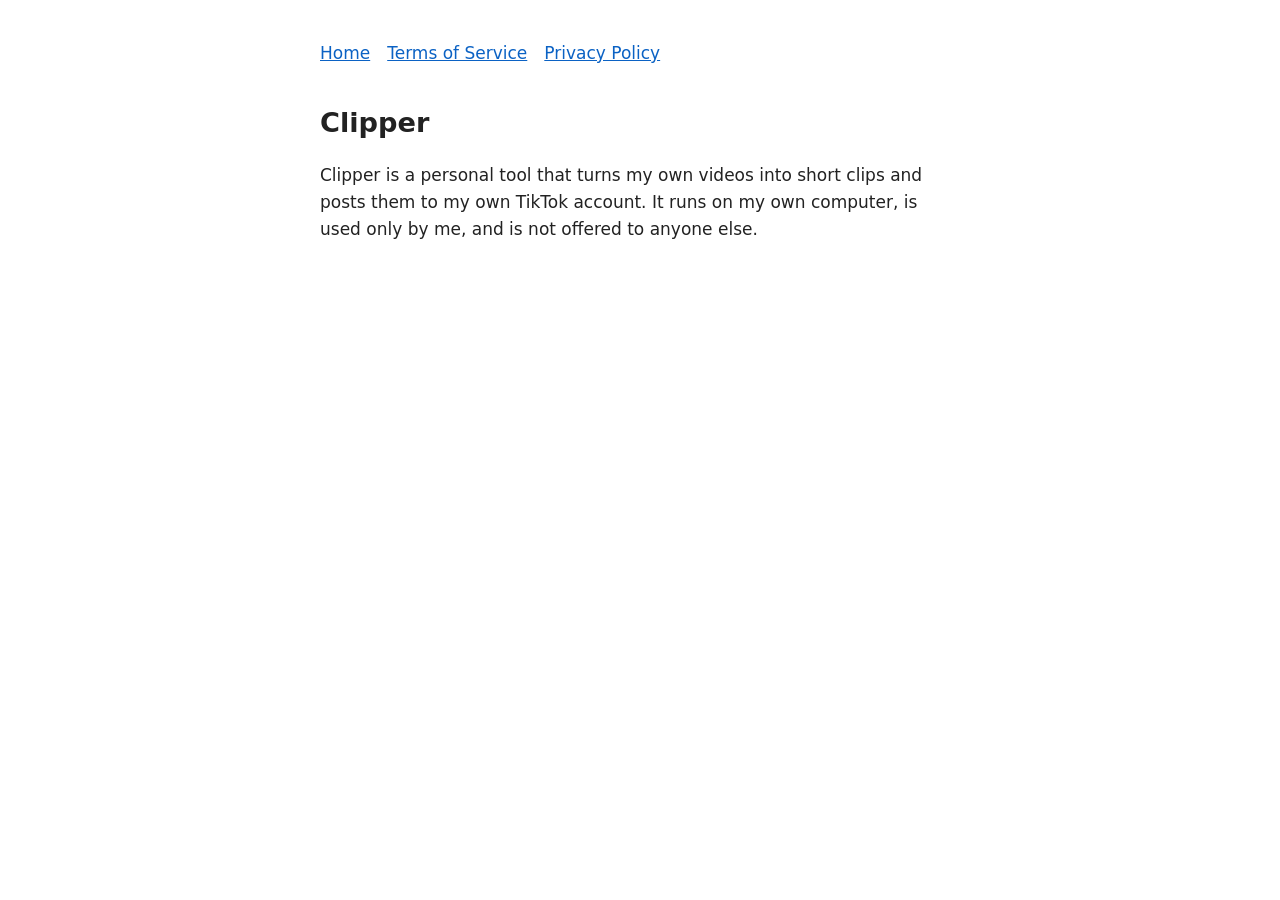
<file: index.html>
<!doctype html>
<html lang="en">
<head>
<meta charset="utf-8">
<meta name="viewport" content="width=device-width, initial-scale=1">
<title>Clipper</title>
<link rel="stylesheet" href="style.css">
</head>
<body>
<nav><a href="index.html">Home</a><a href="terms.html">Terms of Service</a><a href="privacy.html">Privacy Policy</a></nav>
<h1>Clipper</h1>
<p>Clipper is a personal tool that turns my own videos into short clips and posts them to my own TikTok account. It runs on my own computer, is used only by me, and is not offered to anyone else.</p>
</body>
</html>
</file>
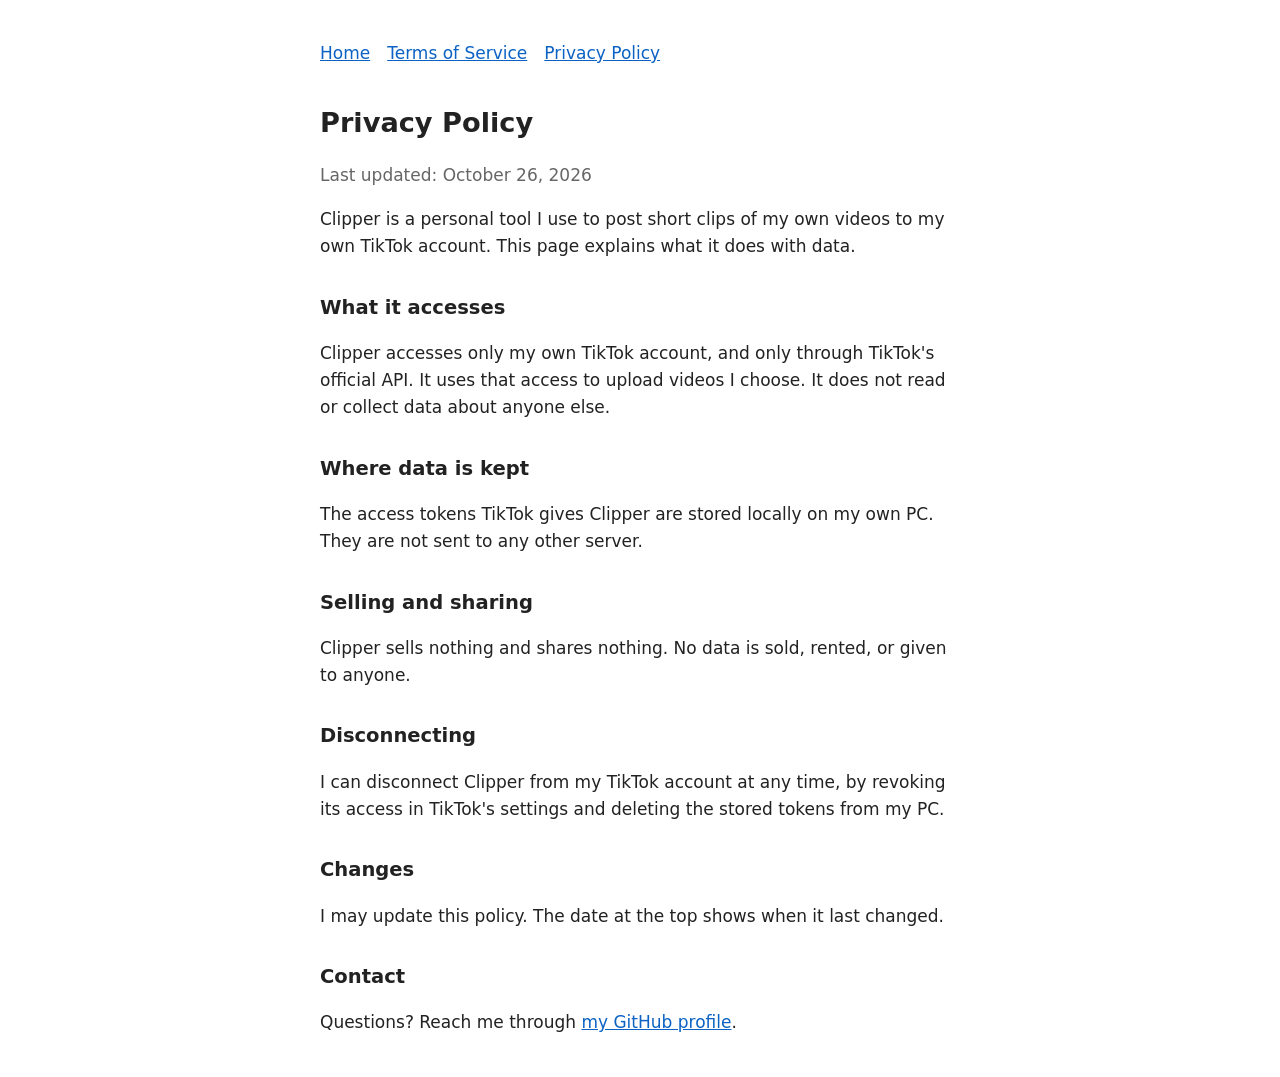
<file: privacy.html>
<!doctype html>
<html lang="en">
<head>
<meta charset="utf-8">
<meta name="viewport" content="width=device-width, initial-scale=1">
<title>Clipper Privacy Policy</title>
<link rel="stylesheet" href="style.css">
</head>
<body>
<nav><a href="index.html">Home</a><a href="terms.html">Terms of Service</a><a href="privacy.html">Privacy Policy</a></nav>
<h1>Privacy Policy</h1>
<p class="date">Last updated: October 26, 2026</p>
<p>Clipper is a personal tool I use to post short clips of my own videos to my own TikTok account. This page explains what it does with data.</p>
<h2>What it accesses</h2>
<p>Clipper accesses only my own TikTok account, and only through TikTok's official API. It uses that access to upload videos I choose. It does not read or collect data about anyone else.</p>
<h2>Where data is kept</h2>
<p>The access tokens TikTok gives Clipper are stored locally on my own PC. They are not sent to any other server.</p>
<h2>Selling and sharing</h2>
<p>Clipper sells nothing and shares nothing. No data is sold, rented, or given to anyone.</p>
<h2>Disconnecting</h2>
<p>I can disconnect Clipper from my TikTok account at any time, by revoking its access in TikTok's settings and deleting the stored tokens from my PC.</p>
<h2>Changes</h2>
<p>I may update this policy. The date at the top shows when it last changed.</p>
<h2>Contact</h2>
<p>Questions? Reach me through <a href="https://github.com/jeffreyjezewski21-ship-it">my GitHub profile</a>.</p>
</body>
</html>
</file>
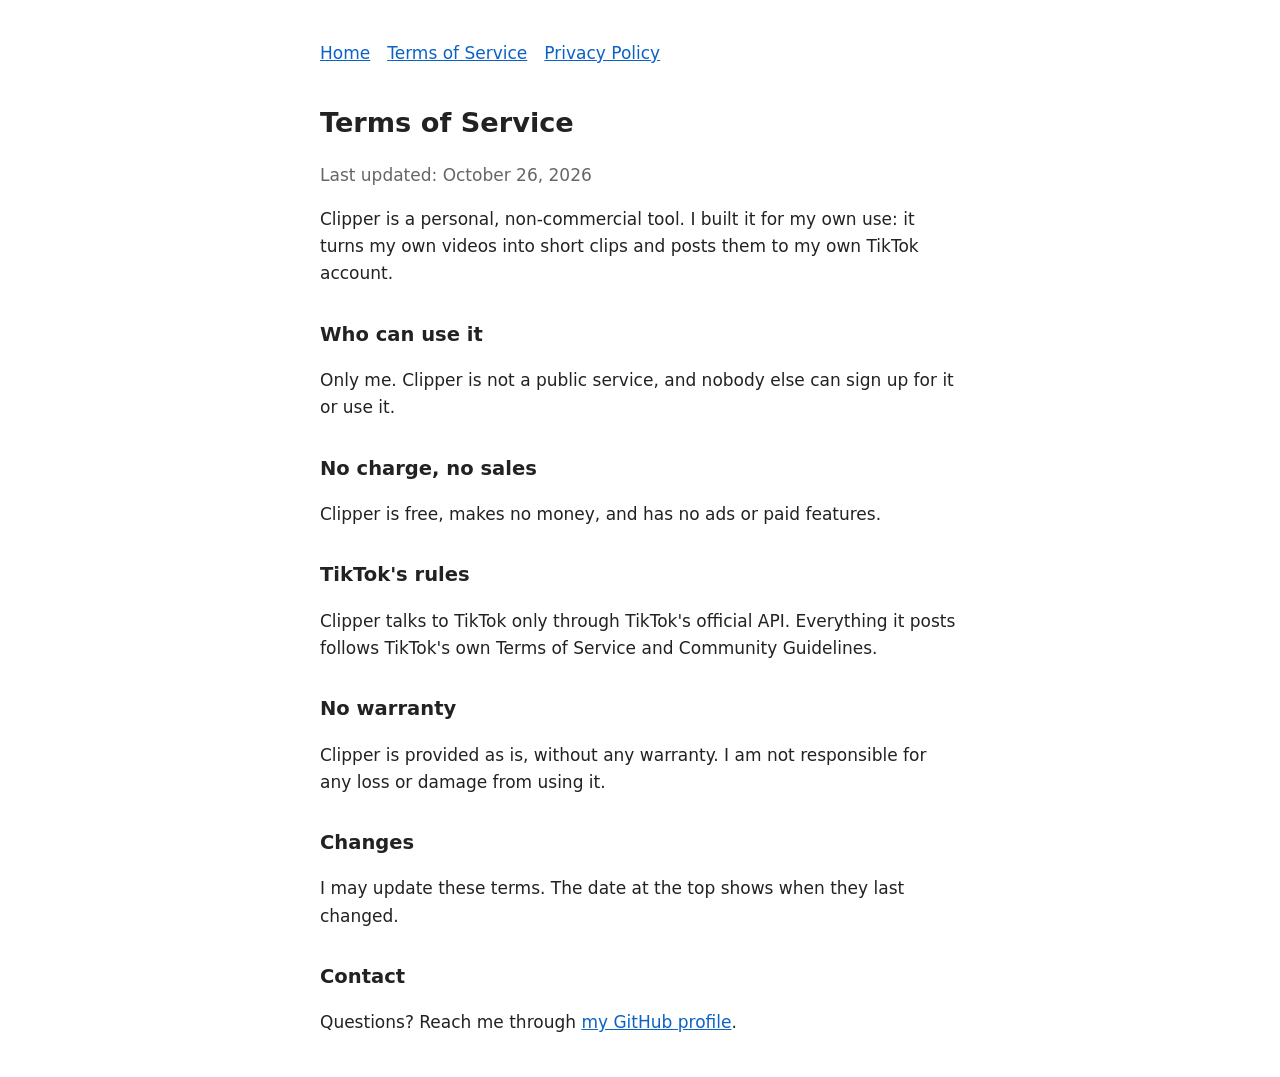
<file: terms.html>
<!doctype html>
<html lang="en">
<head>
<meta charset="utf-8">
<meta name="viewport" content="width=device-width, initial-scale=1">
<title>Clipper Terms of Service</title>
<link rel="stylesheet" href="style.css">
</head>
<body>
<nav><a href="index.html">Home</a><a href="terms.html">Terms of Service</a><a href="privacy.html">Privacy Policy</a></nav>
<h1>Terms of Service</h1>
<p class="date">Last updated: October 26, 2026</p>
<p>Clipper is a personal, non-commercial tool. I built it for my own use: it turns my own videos into short clips and posts them to my own TikTok account.</p>
<h2>Who can use it</h2>
<p>Only me. Clipper is not a public service, and nobody else can sign up for it or use it.</p>
<h2>No charge, no sales</h2>
<p>Clipper is free, makes no money, and has no ads or paid features.</p>
<h2>TikTok's rules</h2>
<p>Clipper talks to TikTok only through TikTok's official API. Everything it posts follows TikTok's own Terms of Service and Community Guidelines.</p>
<h2>No warranty</h2>
<p>Clipper is provided as is, without any warranty. I am not responsible for any loss or damage from using it.</p>
<h2>Changes</h2>
<p>I may update these terms. The date at the top shows when they last changed.</p>
<h2>Contact</h2>
<p>Questions? Reach me through <a href="https://github.com/jeffreyjezewski21-ship-it">my GitHub profile</a>.</p>
</body>
</html>
</file>
<file: style.css>
body { font: 17px/1.6 system-ui, -apple-system, "Segoe UI", sans-serif; max-width: 640px; margin: 40px auto; padding: 0 16px; color: #222; background: #fff; }
h1 { font-size: 1.6em; margin-bottom: 0.2em; }
h2 { font-size: 1.15em; margin-top: 1.6em; }
nav { margin-bottom: 2em; }
nav a { margin-right: 1em; }
a { color: #0b62c4; }
.date { color: #666; }
@media (prefers-color-scheme: dark) { body { color: #ddd; background: #161616; } a { color: #6aa8f0; } .date { color: #999; } }
</file>
